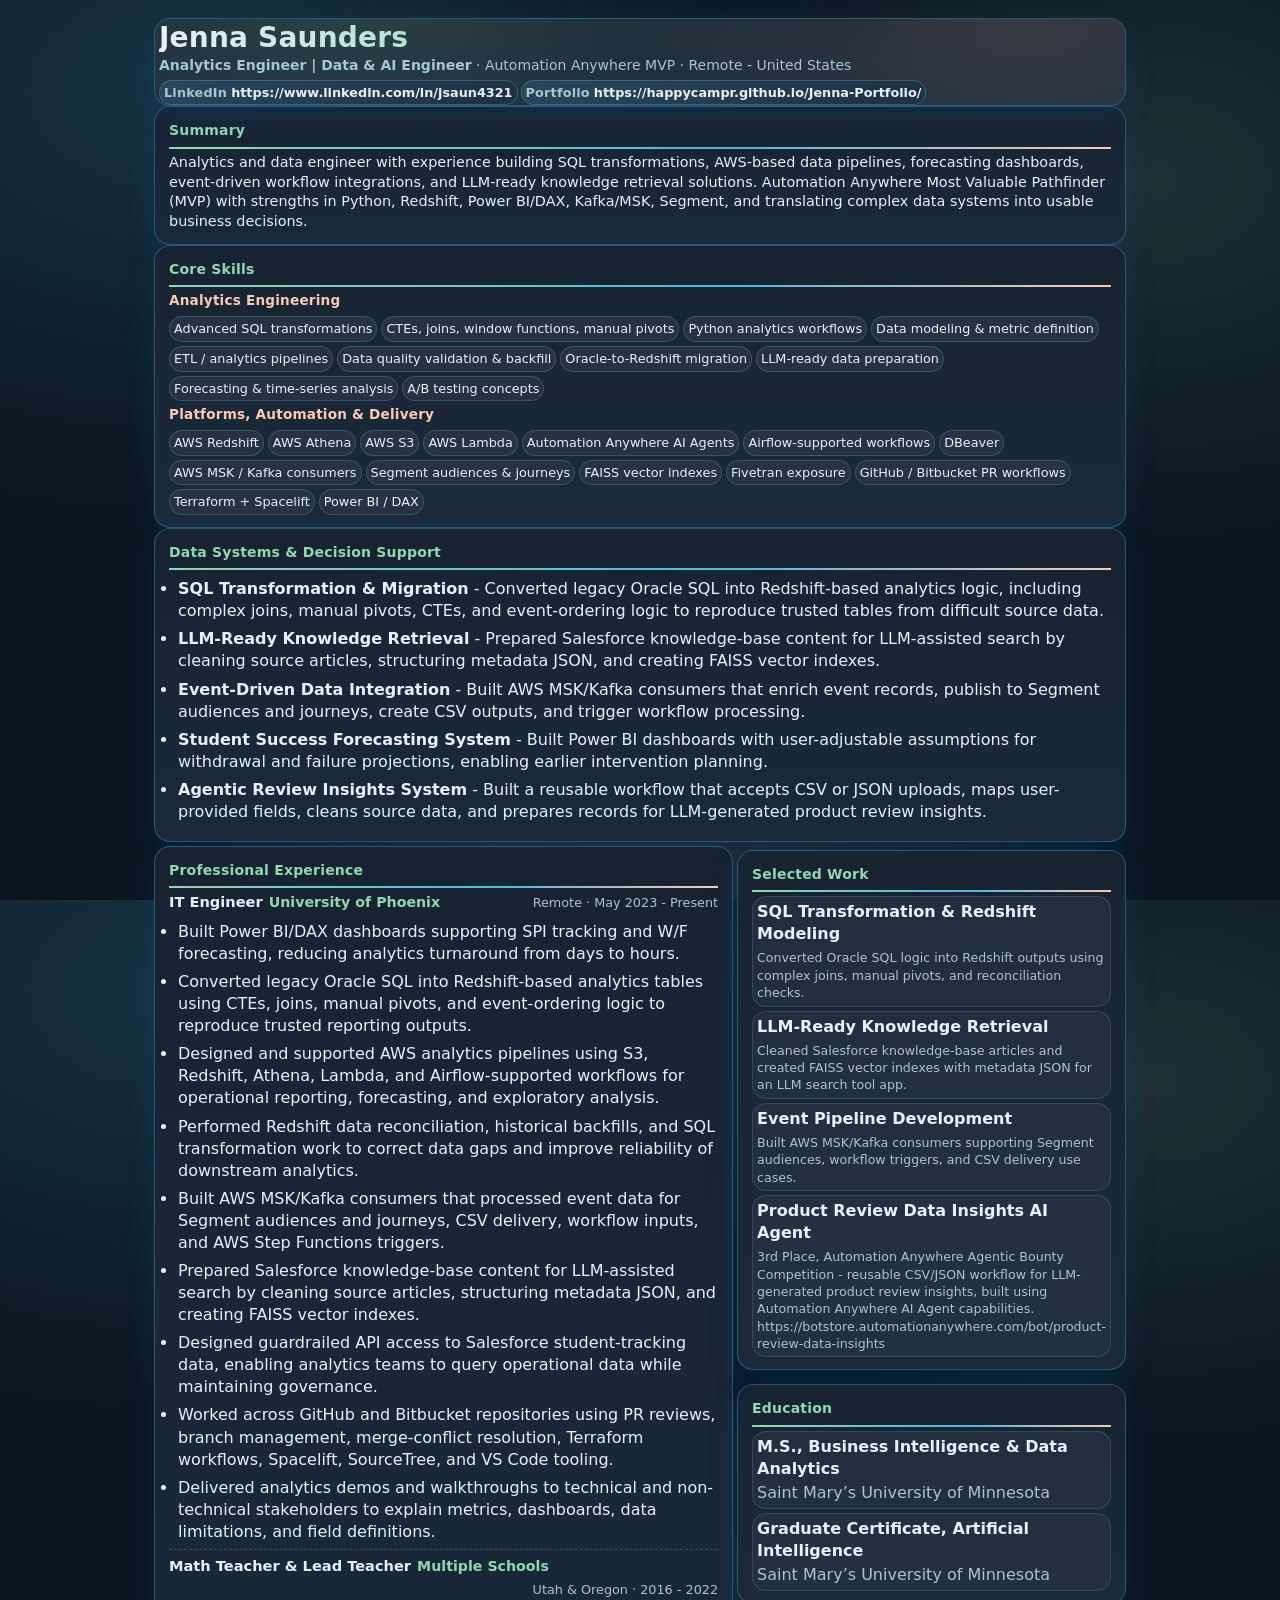
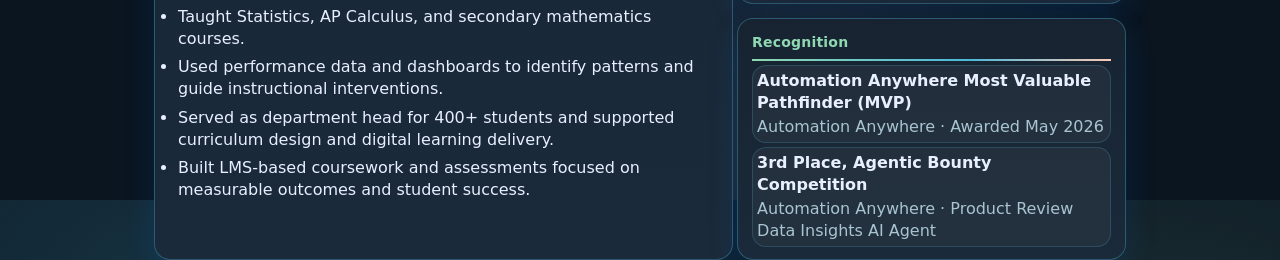
<file: resume/index.html>
<!DOCTYPE html>
<html lang="en">
<head>
  <meta charset="utf-8" />
  <meta name="viewport" content="width=device-width,initial-scale=1" />
  <title>Jenna Saunders - Analytics Engineer | Data & AI Engineer</title>
  <style>
    :root{
      /* Approved palette (dark theme) */
      --bg:#0a1520;
      --panel:#1a2632;
      --text:#e8f0ff;
      --muted:#a8c5d1;
      --accent:#90d8b2;
      --secondary:#fcc9b5;
      --tertiary:#4db8d8;
      --chip:#2a3642;
      --border:#4db8d8;
      --shadow:0 10px 30px rgba(0,115,230,.15);
      --radius:16px;

      --panel-grad: linear-gradient(180deg, #172331 0%, #1a2a3a 100%);
      --chip-grad: linear-gradient(135deg, #28465a 0%, #203141 100%);
      --h2-grad: linear-gradient(90deg, var(--accent) 0%, var(--tertiary) 60%, var(--secondary) 100%);
    }

    *{ box-sizing:border-box; }
    html, body{ height:100%; }
    body{
      margin:0;
      background: radial-gradient(1100px 700px at 15% 10%, rgba(77,184,216,.18), transparent 60%),
                  radial-gradient(900px 650px at 90% 20%, rgba(144,216,178,.14), transparent 55%),
                  radial-gradient(900px 700px at 50% 95%, rgba(252,201,181,.10), transparent 55%),
                  var(--bg);
      color:var(--text);
      font-family: ui-sans-serif, system-ui, -apple-system, "Segoe UI", Arial, sans-serif;
      line-height:1.38;
    }

    a{ color:var(--tertiary); text-decoration:none; }
    a:hover{ text-decoration:underline; }

    .wrap{
      max-width: 980px;
      margin: 18px auto 36px;
      padding: 0 4px;
    }

    .hdr{
      border:1px solid rgba(77,184,216,.35);
      background: var(--panel-grad);
      border-radius: var(--radius);
      box-shadow: var(--shadow);
      padding: 4px 4px 0px;
      position: relative;
      overflow: hidden;
    }
    .hdr::before{
      content:"";
      position:absolute;
      inset:-2px;
      background:
        radial-gradient(700px 220px at 20% 0%, rgba(144,216,178,.16), transparent 70%),
        radial-gradient(600px 240px at 90% 10%, rgba(252,201,181,.14), transparent 70%);
      pointer-events:none;
    }
    .hdr > *{ position:relative; z-index:1; }

    .name{
      margin:0;
      font-size: 28px;
      letter-spacing:.2px;
      line-height:1.05;
      background: linear-gradient(90deg, #e8f0ff 0%, var(--accent) 45%, var(--tertiary) 80%);
      -webkit-background-clip:text;
      background-clip:text;
      color: transparent;
      font-weight: 800;
    }
    .tagline{
      margin: 4px 0 4px;
      color: var(--muted);
      font-size: 14px;
    }

    .chips{
      display:flex;
      flex-wrap:wrap;
      gap:3px;
      margin-top: 4px;
    }
    .chip{
      display:inline-flex;
      align-items:center;
      gap:4px;
      padding: 3px 4px;
      border-radius: 999px;
      background: var(--chip-grad);
      border: 1px solid rgba(77,184,216,.35);
      color: var(--text);
      font-size: 12.8px;
      white-space: nowrap;
    }
    .chip .k{
      color: var(--muted);
      font-weight:700;
      letter-spacing:.2px;
    }
    .chip .v{
      color: var(--text);
      font-weight:700;
    }


    .grid{
      display:grid;
      gap: 4px;
      margin-top: 4px;
    }
    @media (min-width: 900px){
      .grid-2{ grid-template-columns: 2fr 1fr; }
    }

    .section{
      border:1px solid rgba(77,184,216,.35);
      background: var(--panel-grad);
      border-radius: var(--radius);
      box-shadow: var(--shadow);
      padding: 14px 14px 12px;
    }
    .section h2{
      margin: 0 0 4px;
      font-size: 14px;
      color: var(--accent);
      padding-bottom: 6px;
      border-bottom: 2px solid transparent;
      border-image: var(--h2-grad) 1;
      letter-spacing: .2px;
    }

    .muted{ color: var(--muted); }

    .summary{
      font-size: 14.4px;
      margin: 0;
    }

    .skills{
      display:grid;
      gap: 4px;
    }
    .skills h3{
      margin: 0 0 6px;
      font-size: 13.6px;
      color: var(--secondary);
      letter-spacing:.2px;
    }
    .pillrow{
      display:flex;
      flex-wrap:wrap;
      gap:4px;
    }
    .pill{
      padding: 3px 4px;
      border-radius: 999px;
      background: rgba(42,54,66,.85);
      border:1px solid rgba(77,184,216,.28);
      font-size: 12.8px;
      color: var(--text);
    }

    .role{
      padding: 10px 0 0;
    }
    .role:first-of-type{ padding-top: 0; }
    .role + .role{
      margin-top: 6px;
      padding-top: 6px;
      border-top: 1px dashed rgba(77,184,216,.28);
    }
    .rolehead{
      display:flex;
      flex-wrap:wrap;
      gap: 4px 6px;
      align-items:baseline;
      margin:0 0 6px;
    }
    .rolehead .title{
      font-weight: 800;
      color: var(--text);
      font-size: 14.6px;
    }
    .rolehead .org{
      font-weight: 700;
      color: var(--accent);
      font-size: 14.2px;
    }
    .rolehead .meta{
      color: var(--muted);
      font-size: 12.8px;
      margin-left:auto;
      white-space: nowrap;
    }

    ul{
      margin: 8px 0 0;
      padding-left: 9px;
    }
    li{ margin: 6px 0; }

    .projects .proj{
      margin: 0 0 4px;
      padding: 4px;
      border-radius: 14px;
      background: rgba(42,54,66,.6);
      border: 1px solid rgba(77,184,216,.22);
    }
    .projects .proj:last-child{ margin-bottom:0; }
    .proj b{ color: var(--text); }
    .proj .hint{ color: var(--muted); font-size: 12.6px; margin-top: 4px; }

    .edu .item{
      padding: 4px;
      border-radius: 14px;
      background: rgba(42,54,66,.6);
      border: 1px solid rgba(77,184,216,.22);
      margin-bottom: 4px;
    }
    .edu .item:last-child{ margin-bottom:0; }
    .edu .deg{ font-weight: 800; }
    .edu .school{ color: var(--muted); margin-top: 2px; }

    .footnote{
      margin-top: 4px;
      font-size: 12.3px;
      color: var(--muted);
      text-align:center;
      opacity:.95;
    }

    /* Print */
    @media print{
      html, body{ -webkit-print-color-adjust: exact; print-color-adjust: exact; }
      @page { size: Letter; margin: 0.3in; }
      body{ background: none !important; }
      body::before{
        content:"";
        position: fixed;
        inset: 0;
        background: var(--bg);
        z-index: -1;
      }
      .wrap{ margin: 0; max-width: none; padding: 0; }
      .section, .hdr{
        box-shadow: none !important;
      }
      a{ text-decoration: none; }
      .role{ break-inside: avoid; page-break-inside: avoid; }
      .proj{ break-inside: avoid; page-break-inside: avoid; }
      .item{ break-inside: avoid; page-break-inside: avoid; }
    }

    @media print {
        body{font-size:72%; line-height: 1.3;}
    /* Force side-by-side columns in print */
    .grid-2{
        display: block !important;
        width: 100% !important;
    }

    .grid-2 > *{ float:left!important; width:56%!important; }
    .grid-2 > *:nth-child(2){ width:44%!important; margin-left:0%!important; }

    .grid-2::after{
        content: "";
        display: block;
        clear: both;
    }

    .rolehead .title { font-size: 12px !important; }
    .rolehead .org { font-size: 11px !important; }

    .section { padding: 6px 7px 5px !important; }
    .grid { gap: 6px !important; }
    }
  </style>
</head>

<body>
  <main class="wrap">

    <header class="hdr">
      <h1 class="name">Jenna Saunders</h1>
      <div class="tagline"><b>Analytics Engineer | Data & AI Engineer</b> &middot; Automation Anywhere MVP &middot; Remote - United States</div>

      <div class="chips" aria-label="Contact">
        <div class="chip"><span class="k">LinkedIn</span><span class="v">https://www.linkedin.com/in/jsaun4321</span></div>
        <div class="chip"><span class="k">Portfolio</span><span class="v">https://happycampr.github.io/Jenna-Portfolio/</span></div>
      </div>
    </header>

    <section class="section">
      <h2>Summary</h2>
      <p class="summary">
        Analytics and data engineer with experience building SQL transformations, AWS-based data
        pipelines, forecasting dashboards, event-driven workflow integrations, and LLM-ready
        knowledge retrieval solutions. Automation Anywhere Most Valuable Pathfinder (MVP) with
        strengths in Python, Redshift, Power BI/DAX, Kafka/MSK, Segment, and translating complex
        data systems into usable business decisions.
      </p>
    </section>

    <section class="section">
      <h2>Core Skills</h2>

      <div class="skills">

        <div>
          <h3>Analytics Engineering</h3>
          <div class="pillrow">
            <span class="pill">Advanced SQL transformations</span>
            <span class="pill">CTEs, joins, window functions, manual pivots</span>
            <span class="pill">Python analytics workflows</span>
            <span class="pill">Data modeling & metric definition</span>
            <span class="pill">ETL / analytics pipelines</span>
            <span class="pill">Data quality validation & backfill</span>
            <span class="pill">Oracle-to-Redshift migration</span>
            <span class="pill">LLM-ready data preparation</span>
            <span class="pill">Forecasting & time-series analysis</span>
            <span class="pill">A/B testing concepts</span>
          </div>
        </div>

        <div>
          <h3>Platforms, Automation &amp; Delivery</h3>
          <div class="pillrow">
            <span class="pill">AWS Redshift</span>
            <span class="pill">AWS Athena</span>
            <span class="pill">AWS S3</span>
            <span class="pill">AWS Lambda</span>
            <span class="pill">Automation Anywhere AI Agents</span>
            <span class="pill">Airflow-supported workflows</span>
            <span class="pill">DBeaver</span>
            <span class="pill">AWS MSK / Kafka consumers</span>
            <span class="pill">Segment audiences & journeys</span>
            <span class="pill">FAISS vector indexes</span>
            <span class="pill">Fivetran exposure</span>
            <span class="pill">GitHub / Bitbucket PR workflows</span>
            <span class="pill">Terraform + Spacelift</span>
            <span class="pill">Power BI / DAX</span>
          </div>
        </div>

      </div>
    </section>

    <section class="section">

      <h2>Data Systems & Decision Support</h2>

      <ul>

        <li><b>SQL Transformation & Migration</b> - Converted legacy Oracle SQL into Redshift-based analytics logic, including complex joins, manual pivots, CTEs, and event-ordering logic to reproduce trusted tables from difficult source data.</li>

        <li><b>LLM-Ready Knowledge Retrieval</b> - Prepared Salesforce knowledge-base content for LLM-assisted search by cleaning source articles, structuring metadata JSON, and creating FAISS vector indexes.</li>

        <li><b>Event-Driven Data Integration</b> - Built AWS MSK/Kafka consumers that enrich event records, publish to Segment audiences and journeys, create CSV outputs, and trigger workflow processing.</li>

        <li><b>Student Success Forecasting System</b> - Built Power BI dashboards with user-adjustable assumptions for withdrawal and failure projections, enabling earlier intervention planning.</li>

        <li><b>Agentic Review Insights System</b> - Built a reusable workflow that accepts CSV or JSON uploads, maps user-provided fields, cleans source data, and prepares records for LLM-generated product review insights.</li>

      </ul>

    </section>

    <div class="grid grid-2">

      <section class="section">

        <h2>Professional Experience</h2>

        <div class="role">

          <div class="rolehead">
            <div class="title">IT Engineer</div>
            <div class="org">University of Phoenix</div>
            <div class="meta">Remote · May 2023 - Present</div>
          </div>

          <ul>

            <li>Built Power BI/DAX dashboards supporting SPI tracking and W/F forecasting, reducing analytics turnaround from days to hours.</li>

            <li>Converted legacy Oracle SQL into Redshift-based analytics tables using CTEs, joins, manual pivots, and event-ordering logic to reproduce trusted reporting outputs.</li>

            <li>Designed and supported AWS analytics pipelines using S3, Redshift, Athena, Lambda, and Airflow-supported workflows for operational reporting, forecasting, and exploratory analysis.</li>

            <li>Performed Redshift data reconciliation, historical backfills, and SQL transformation work to correct data gaps and improve reliability of downstream analytics.</li>

            <li>Built AWS MSK/Kafka consumers that processed event data for Segment audiences and journeys, CSV delivery, workflow inputs, and AWS Step Functions triggers.</li>

            <li>Prepared Salesforce knowledge-base content for LLM-assisted search by cleaning source articles, structuring metadata JSON, and creating FAISS vector indexes.</li>

            <li>Designed guardrailed API access to Salesforce student-tracking data, enabling analytics teams to query operational data while maintaining governance.</li>

            <li>Worked across GitHub and Bitbucket repositories using PR reviews, branch management, merge-conflict resolution, Terraform workflows, Spacelift, SourceTree, and VS Code tooling.</li>

            <li>Delivered analytics demos and walkthroughs to technical and non-technical stakeholders to explain metrics, dashboards, data limitations, and field definitions.</li>

          </ul>

        </div>

        <div class="role">

          <div class="rolehead">
            <div class="title">Math Teacher & Lead Teacher</div>
            <div class="org">Multiple Schools</div>
            <div class="meta">Utah & Oregon · 2016 - 2022</div>
          </div>

          <ul>

            <li>Taught Statistics, AP Calculus, and secondary mathematics courses.</li>

            <li>Used performance data and dashboards to identify patterns and guide instructional interventions.</li>

            <li>Served as department head for 400+ students and supported curriculum design and digital learning delivery.</li>

            <li>Built LMS-based coursework and assessments focused on measurable outcomes and student success.</li>

          </ul>

        </div>

      </section>

      <div class="grid" style="gap:14px">

        <section class="section projects">

          <h2>Selected Work</h2>

          <div class="proj">
            <b>SQL Transformation & Redshift Modeling</b>
            <div class="hint">Converted Oracle SQL logic into Redshift outputs using complex joins, manual pivots, and reconciliation checks.</div>
          </div>

          <div class="proj">
            <b>LLM-Ready Knowledge Retrieval</b>
            <div class="hint">Cleaned Salesforce knowledge-base articles and created FAISS vector indexes with metadata JSON for an LLM search tool app.</div>
          </div>

          <div class="proj">
            <b>Event Pipeline Development</b>
            <div class="hint">Built AWS MSK/Kafka consumers supporting Segment audiences, workflow triggers, and CSV delivery use cases.</div>
          </div>

          <div class="proj">
            <b>Product Review Data Insights AI Agent</b>
            <div class="hint">
              3rd Place, Automation Anywhere Agentic Bounty Competition - reusable CSV/JSON workflow
              for LLM-generated product review insights, built using Automation Anywhere AI Agent capabilities.
              <br>
              https://botstore.automationanywhere.com/bot/product-review-data-insights
            </div>
          </div>

        </section>

        <section class="section edu">

          <h2>Education</h2>

          <div class="item">
            <div class="deg">M.S., Business Intelligence & Data Analytics</div>
            <div class="school">Saint Mary’s University of Minnesota</div>
          </div>

          <div class="item">
            <div class="deg">Graduate Certificate, Artificial Intelligence</div>
            <div class="school">Saint Mary’s University of Minnesota</div>
          </div>

        </section>

        <section class="section edu">
          <h2>Recognition</h2>

          <div class="item">
            <div class="deg">Automation Anywhere Most Valuable Pathfinder (MVP)</div>
            <div class="school">Automation Anywhere &middot; Awarded May 2026</div>
          </div>

          <div class="item">
            <div class="deg">3rd Place, Agentic Bounty Competition</div>
            <div class="school">Automation Anywhere &middot; Product Review Data Insights AI Agent</div>
          </div>
        </section>

      </div>

    </div>
    
  </main>
</body>
</html>
</file>
